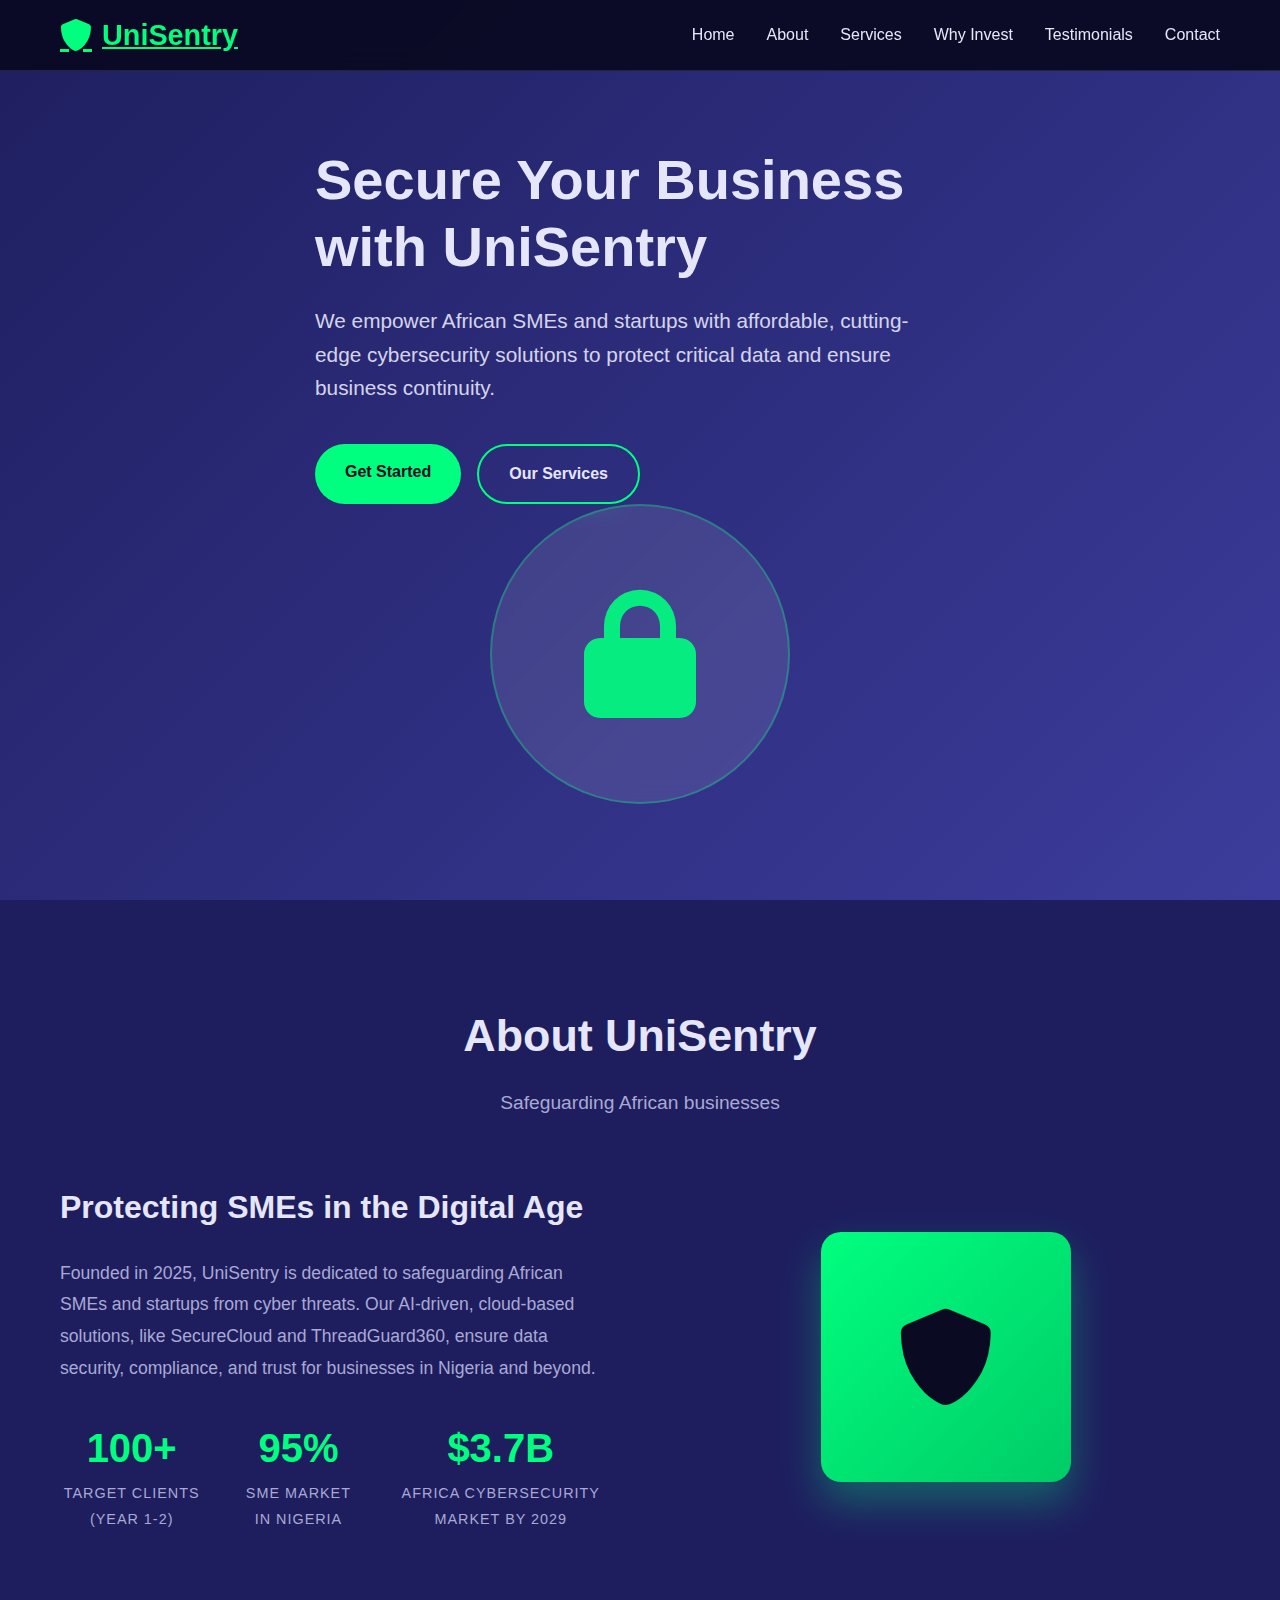
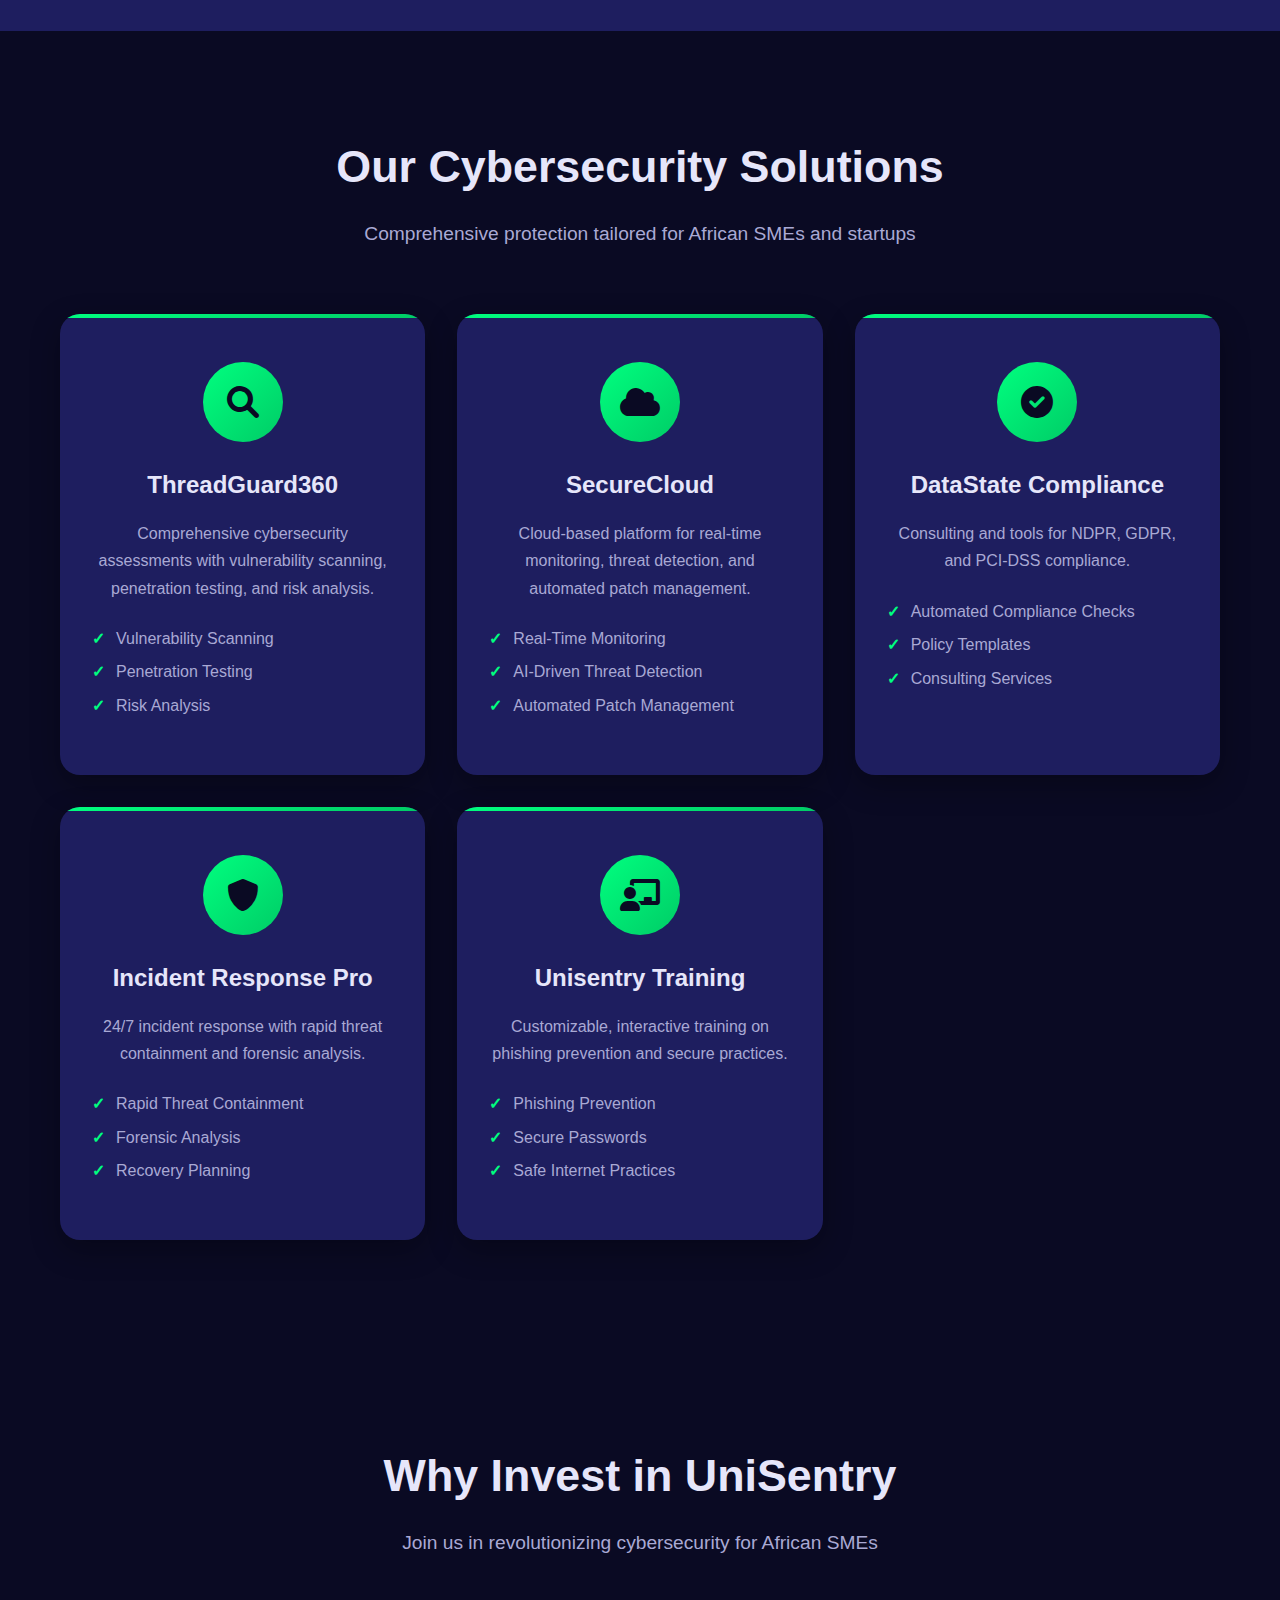
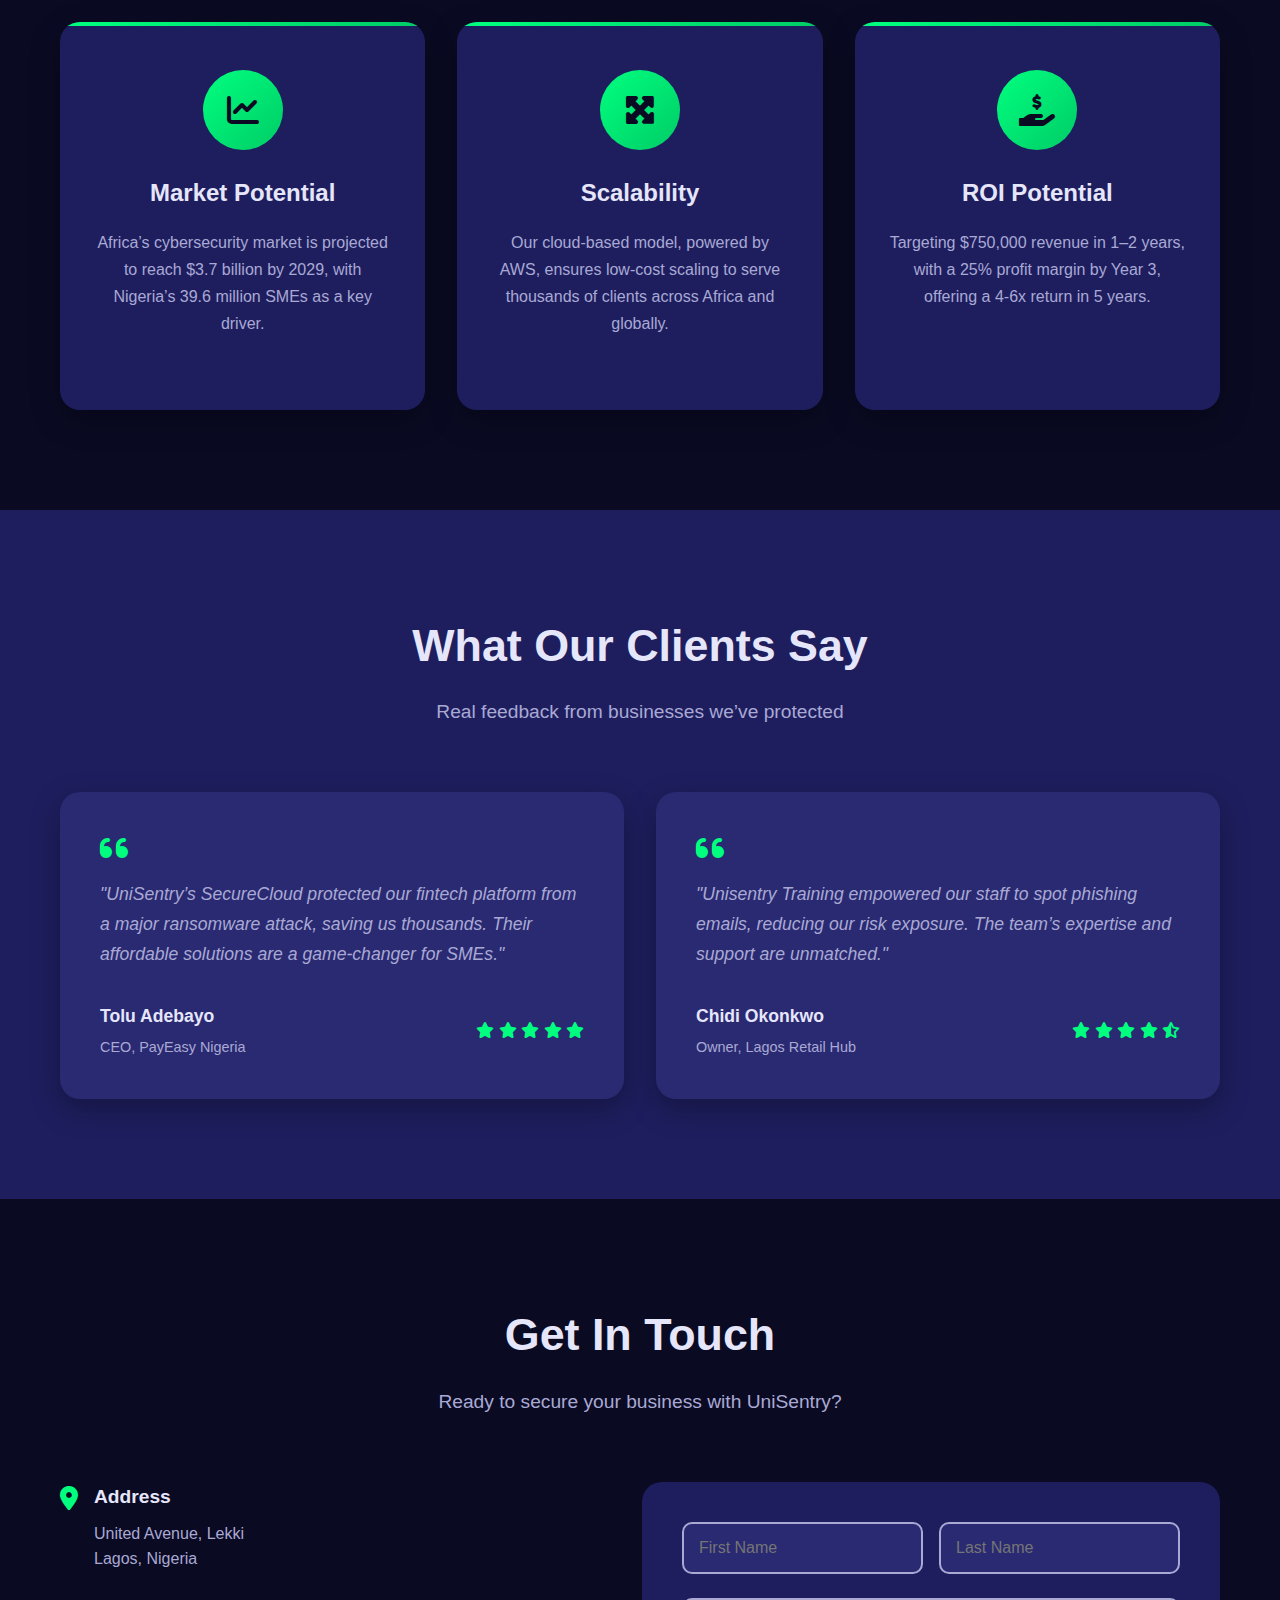
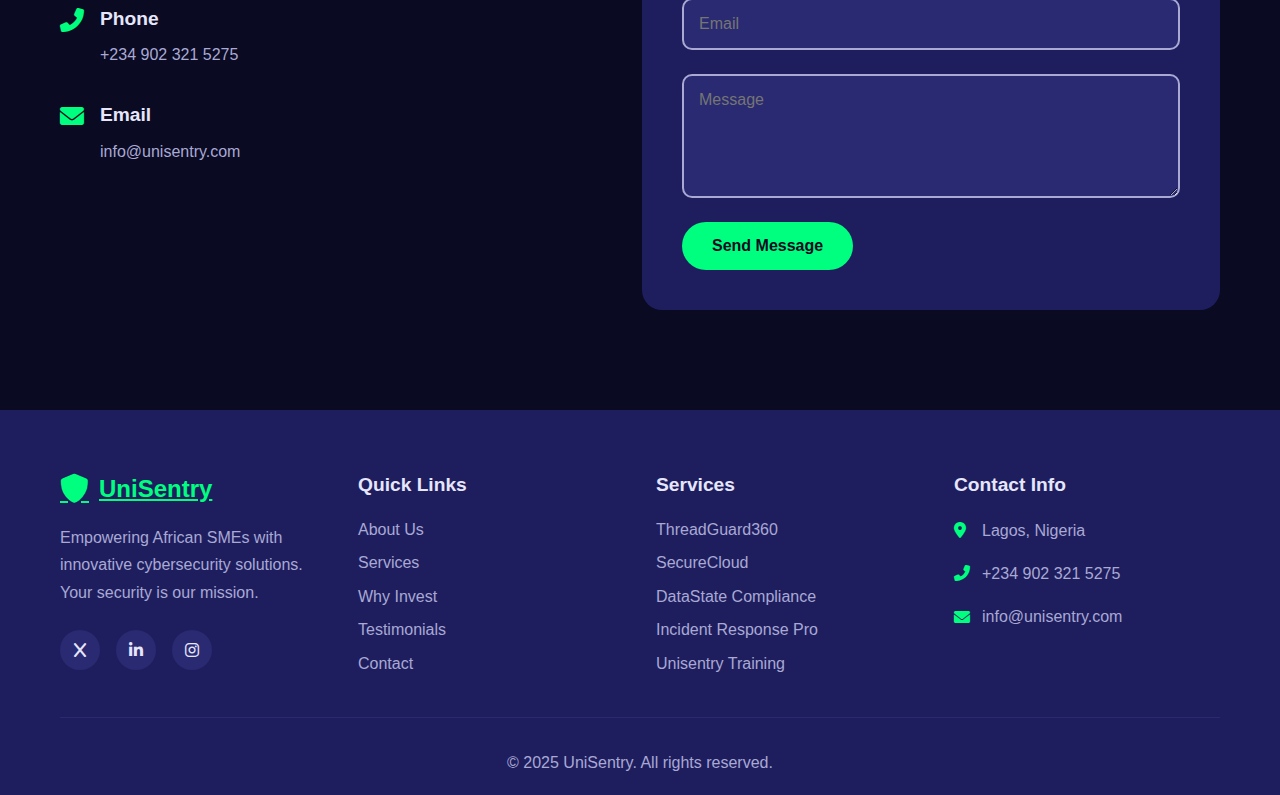
<file: index.html>
<!DOCTYPE html>
<html lang="en">
<head>
    <meta charset="UTF-8">
    <meta name="viewport" content="width=device-width, initial-scale=1.0">
    <title>UniSentry - Cybersecurity for African SMEs</title>
    <link rel="stylesheet" href="smb_website_css.css">
    <link rel="stylesheet" href="https://cdnjs.cloudflare.com/ajax/libs/font-awesome/6.0.0-beta3/css/all.min.css">
</head>
<body>
    <header class="navbar" id="navbar">
        <div class="nav-container container">
            <a href="#" class="nav-logo">
                <i class="fas fa-shield-alt"></i>
                UniSentry
            </a>
            <ul class="nav-menu">
                <li><a href="#home" class="nav-link">Home</a></li>
                <li><a href="#about" class="nav-link">About</a></li>
                <li><a href="#services" class="nav-link">Services</a></li>
                <li><a href="#why-invest" class="nav-link">Why Invest</a></li>
                <li><a href="#testimonials" class="nav-link">Testimonials</a></li>
                <li><a href="#contact" class="nav-link">Contact</a></li>
            </ul>
            <div class="hamburger">
                <span></span>
                <span></span>
                <span></span>
            </div>
        </div>
    </header>

    <section class="hero" id="home">
        <div class="container">
            <div class="hero-content">
                <h1>Secure Your Business with UniSentry</h1>
                <p>We empower African SMEs and startups with affordable, cutting-edge cybersecurity solutions to protect critical data and ensure business continuity.</p>
                <div class="hero-buttons">
                    <a href="#contact" class="btn btn-primary">Get Started</a>
                    <a href="#services" class="btn btn-secondary">Our Services</a>
                </div>
            </div>
            <div class="hero-image">
                <div class="tech-illustration">
                    <i class="fas fa-lock"></i>
                </div>
            </div>
        </div>
    </section>

    <section class="about" id="about">
        <div class="container">
            <div class="section-header">
                <h2>About UniSentry</h2>
                <p>Safeguarding African businesses</p>
            </div>
            <div class="about-content">
                <div class="about-text">
                    <h3>Protecting SMEs in the Digital Age</h3>
                    <p>Founded in 2025, UniSentry is dedicated to safeguarding African SMEs and startups from cyber threats. Our AI-driven, cloud-based solutions, like SecureCloud and ThreadGuard360, ensure data security, compliance, and trust for businesses in Nigeria and beyond.</p>
                    <div class="stats">
                        <div class="stat">
                            <span class="stat-number">100+</span>
                            <span class="stat-label">Target Clients (Year 1-2)</span>
                        </div>
                        <div class="stat">
                            <span class="stat-number">95%</span>
                            <span class="stat-label">SME Market in Nigeria</span>
                        </div>
                        <div class="stat">
                            <span class="stat-number">$3.7B</span>
                            <span class="stat-label">Africa Cybersecurity Market by 2029</span>
                        </div>
                    </div>
                </div>
                <div class="about-image">
                    <div class="team-illustration">
                        <i class="fas fa-shield-alt"></i>
                    </div>
                </div>
            </div>
        </div>
    </section>

    <section class="services" id="services">
        <div class="container">
            <div class="section-header">
                <h2>Our Cybersecurity Solutions</h2>
                <p>Comprehensive protection tailored for African SMEs and startups</p>
            </div>
            <div class="services-grid">
                <div class="service-card">
                    <div class="service-icon">
                        <i class="fas fa-search"></i>
                    </div>
                    <h3>ThreadGuard360</h3>
                    <p>Comprehensive cybersecurity assessments with vulnerability scanning, penetration testing, and risk analysis.</p>
                    <ul>
                        <li>Vulnerability Scanning</li>
                        <li>Penetration Testing</li>
                        <li>Risk Analysis</li>
                    </ul>
                </div>
                <div class="service-card">
                    <div class="service-icon">
                        <i class="fas fa-cloud"></i>
                    </div>
                    <h3>SecureCloud</h3>
                    <p>Cloud-based platform for real-time monitoring, threat detection, and automated patch management.</p>
                    <ul>
                        <li>Real-Time Monitoring</li>
                        <li>AI-Driven Threat Detection</li>
                        <li>Automated Patch Management</li>
                    </ul>
                </div>
                <div class="service-card">
                    <div class="service-icon">
                        <i class="fas fa-check-circle"></i>
                    </div>
                    <h3>DataState Compliance</h3>
                    <p>Consulting and tools for NDPR, GDPR, and PCI-DSS compliance.</p>
                    <ul>
                        <li>Automated Compliance Checks</li>
                        <li>Policy Templates</li>
                        <li>Consulting Services</li>
                    </ul>
                </div>
                <div class="service-card">
                    <div class="service-icon">
                        <i class="fas fa-shield-alt"></i>
                    </div>
                    <h3>Incident Response Pro</h3>
                    <p>24/7 incident response with rapid threat containment and forensic analysis.</p>
                    <ul>
                        <li>Rapid Threat Containment</li>
                        <li>Forensic Analysis</li>
                        <li>Recovery Planning</li>
                    </ul>
                </div>
                <div class="service-card">
                    <div class="service-icon">
                        <i class="fas fa-chalkboard-teacher"></i>
                    </div>
                    <h3>Unisentry Training</h3>
                    <p>Customizable, interactive training on phishing prevention and secure practices.</p>
                    <ul>
                        <li>Phishing Prevention</li>
                        <li>Secure Passwords</li>
                        <li>Safe Internet Practices</li>
                    </ul>
                </div>
            </div>
        </div>
    </section>

    <section class="why-invest" id="why-invest">
        <div class="container">
            <div class="section-header">
                <h2>Why Invest in UniSentry</h2>
                <p>Join us in revolutionizing cybersecurity for African SMEs</p>
            </div>
            <div class="services-grid">
                <div class="service-card">
                    <div class="service-icon">
                        <i class="fas fa-chart-line"></i>
                    </div>
                    <h3>Market Potential</h3>
                    <p>Africa’s cybersecurity market is projected to reach $3.7 billion by 2029, with Nigeria’s 39.6 million SMEs as a key driver.</p>
                </div>
                <div class="service-card">
                    <div class="service-icon">
                        <i class="fas fa-expand-arrows-alt"></i>
                    </div>
                    <h3>Scalability</h3>
                    <p>Our cloud-based model, powered by AWS, ensures low-cost scaling to serve thousands of clients across Africa and globally.</p>
                </div>
                <div class="service-card">
                    <div class="service-icon">
                        <i class="fas fa-hand-holding-usd"></i>
                    </div>
                    <h3>ROI Potential</h3>
                    <p>Targeting $750,000 revenue in 1–2 years, with a 25% profit margin by Year 3, offering a 4-6x return in 5 years.</p>
                </div>
            </div>
        </div>
    </section>

    <section class="testimonials" id="testimonials">
        <div class="container">
            <div class="section-header">
                <h2>What Our Clients Say</h2>
                <p>Real feedback from businesses we’ve protected</p>
            </div>
            <div class="testimonials-grid">
                <div class="testimonial-card">
                    <div class="testimonial-content">
                        <i class="fas fa-quote-left"></i>
                        <p>"UniSentry’s SecureCloud protected our fintech platform from a major ransomware attack, saving us thousands. Their affordable solutions are a game-changer for SMEs."</p>
                    </div>
                    <div class="testimonial-author">
                        <div class="author-info">
                            <h4>Tolu Adebayo</h4>
                            <span>CEO, PayEasy Nigeria</span>
                        </div>
                        <div class="rating">
                            <i class="fas fa-star"></i>
                            <i class="fas fa-star"></i>
                            <i class="fas fa-star"></i>
                            <i class="fas fa-star"></i>
                            <i class="fas fa-star"></i>
                        </div>
                    </div>
                </div>
                <div class="testimonial-card">
                    <div class="testimonial-content">
                        <i class="fas fa-quote-left"></i>
                        <p>"Unisentry Training empowered our staff to spot phishing emails, reducing our risk exposure. The team’s expertise and support are unmatched."</p>
                    </div>
                    <div class="testimonial-author">
                        <div class="author-info">
                            <h4>Chidi Okonkwo</h4>
                            <span>Owner, Lagos Retail Hub</span>
                        </div>
                        <div class="rating">
                            <i class="fas fa-star"></i>
                            <i class="fas fa-star"></i>
                            <i class="fas fa-star"></i>
                            <i class="fas fa-star"></i>
                            <i class="fas fa-star-half-alt"></i>
                        </div>
                    </div>
                </div>
            </div>
        </div>
    </section>

    <section class="contact" id="contact">
        <div class="container">
            <div class="section-header">
                <h2>Get In Touch</h2>
                <p>Ready to secure your business with UniSentry?</p>
            </div>
            <div class="contact-content">
                <div class="contact-info">
                    <div class="contact-item">
                        <i class="fas fa-map-marker-alt"></i>
                        <div>
                            <h3>Address</h3>
                            <p> United Avenue, Lekki<br>Lagos, Nigeria</p>
                        </div>
                    </div>
                    <div class="contact-item">
                        <i class="fas fa-phone-alt"></i>
                        <div>
                            <h3>Phone</h3>
                            <p>+234 902 321 5275</p>
                        </div>
                    </div>
                    <div class="contact-item">
                        <i class="fas fa-envelope"></i>
                        <div>
                            <h3>Email</h3>
                            <p>info@unisentry.com</p>
                        </div>
                    </div>
                </div>
                <div class="contact-form">
                    <div class="form-group">
                        <input type="text" placeholder="First Name" required>
                        <input type="text" placeholder="Last Name" required>
                    </div>
                    <div class="form-group">
                        <input type="email" placeholder="Email" required>
                    </div>
                    <div class="form-group">
                        <textarea placeholder="Message" rows="5" required></textarea>
                    </div>
                    <button class="btn btn-primary">Send Message</button>
                </div>
            </div>
        </div>
    </section>

    <footer class="footer">
        <div class="container">
            <div class="footer-content">
                <div class="footer-section">
                    <a href="#" class="footer-logo">
                        <i class="fas fa-shield-alt"></i>
                        UniSentry
                    </a>
                    <p>Empowering African SMEs with innovative cybersecurity solutions. Your security is our mission.</p>
                    <div class="social-links">
                        <a href="#"><i class="fab fa-x"></i></a>
                        <a href="#"><i class="fab fa-linkedin-in"></i></a>
                        <a href="#"><i class="fab fa-instagram"></i></a>
                    </div>
                </div>
                <div class="footer-section">
                    <h3>Quick Links</h3>
                    <ul>
                        <li><a href="#about">About Us</a></li>
                        <li><a href="#services">Services</a></li>
                        <li><a href="#why-invest">Why Invest</a></li>
                        <li><a href="#testimonials">Testimonials</a></li>
                        <li><a href="#contact">Contact</a></li>
                    </ul>
                </div>
                <div class="footer-section">
                    <h3>Services</h3>
                    <ul>
                        <li><a href="#services">ThreadGuard360</a></li>
                        <li><a href="#services">SecureCloud</a></li>
                        <li><a href="#services">DataState Compliance</a></li>
                        <li><a href="#services">Incident Response Pro</a></li>
                        <li><a href="#services">Unisentry Training</a></li>
                    </ul>
                </div>
                <div class="footer-section">
                    <h3>Contact Info</h3>
                    <div class="contact-info-footer">
                        <p><i class="fas fa-map-marker-alt"></i> Lagos, Nigeria</p>
                        <p><i class="fas fa-phone-alt"></i> +234 902 321 5275</p>
                        <p><i class="fas fa-envelope"></i> info@unisentry.com</p>
                    </div>
                </div>
            </div>
            <div class="footer-bottom">
                <p>&copy; 2025 UniSentry. All rights reserved.</p>
            </div>
        </div>
    </footer>

    <script>
        const hamburger = document.querySelector('.hamburger');
        const navMenu = document.querySelector('.nav-menu');
        const navbar = document.querySelector('.navbar');

        hamburger.addEventListener('click', () => {
            hamburger.classList.toggle('active');
            navMenu.classList.toggle('active');
        });

        window.addEventListener('scroll', () => {
            if (window.scrollY > 50) {
                navbar.classList.add('scrolled');
            } else {
                navbar.classList.remove('scrolled');
            }
        });
    </script>
</body>
</html>
</file>
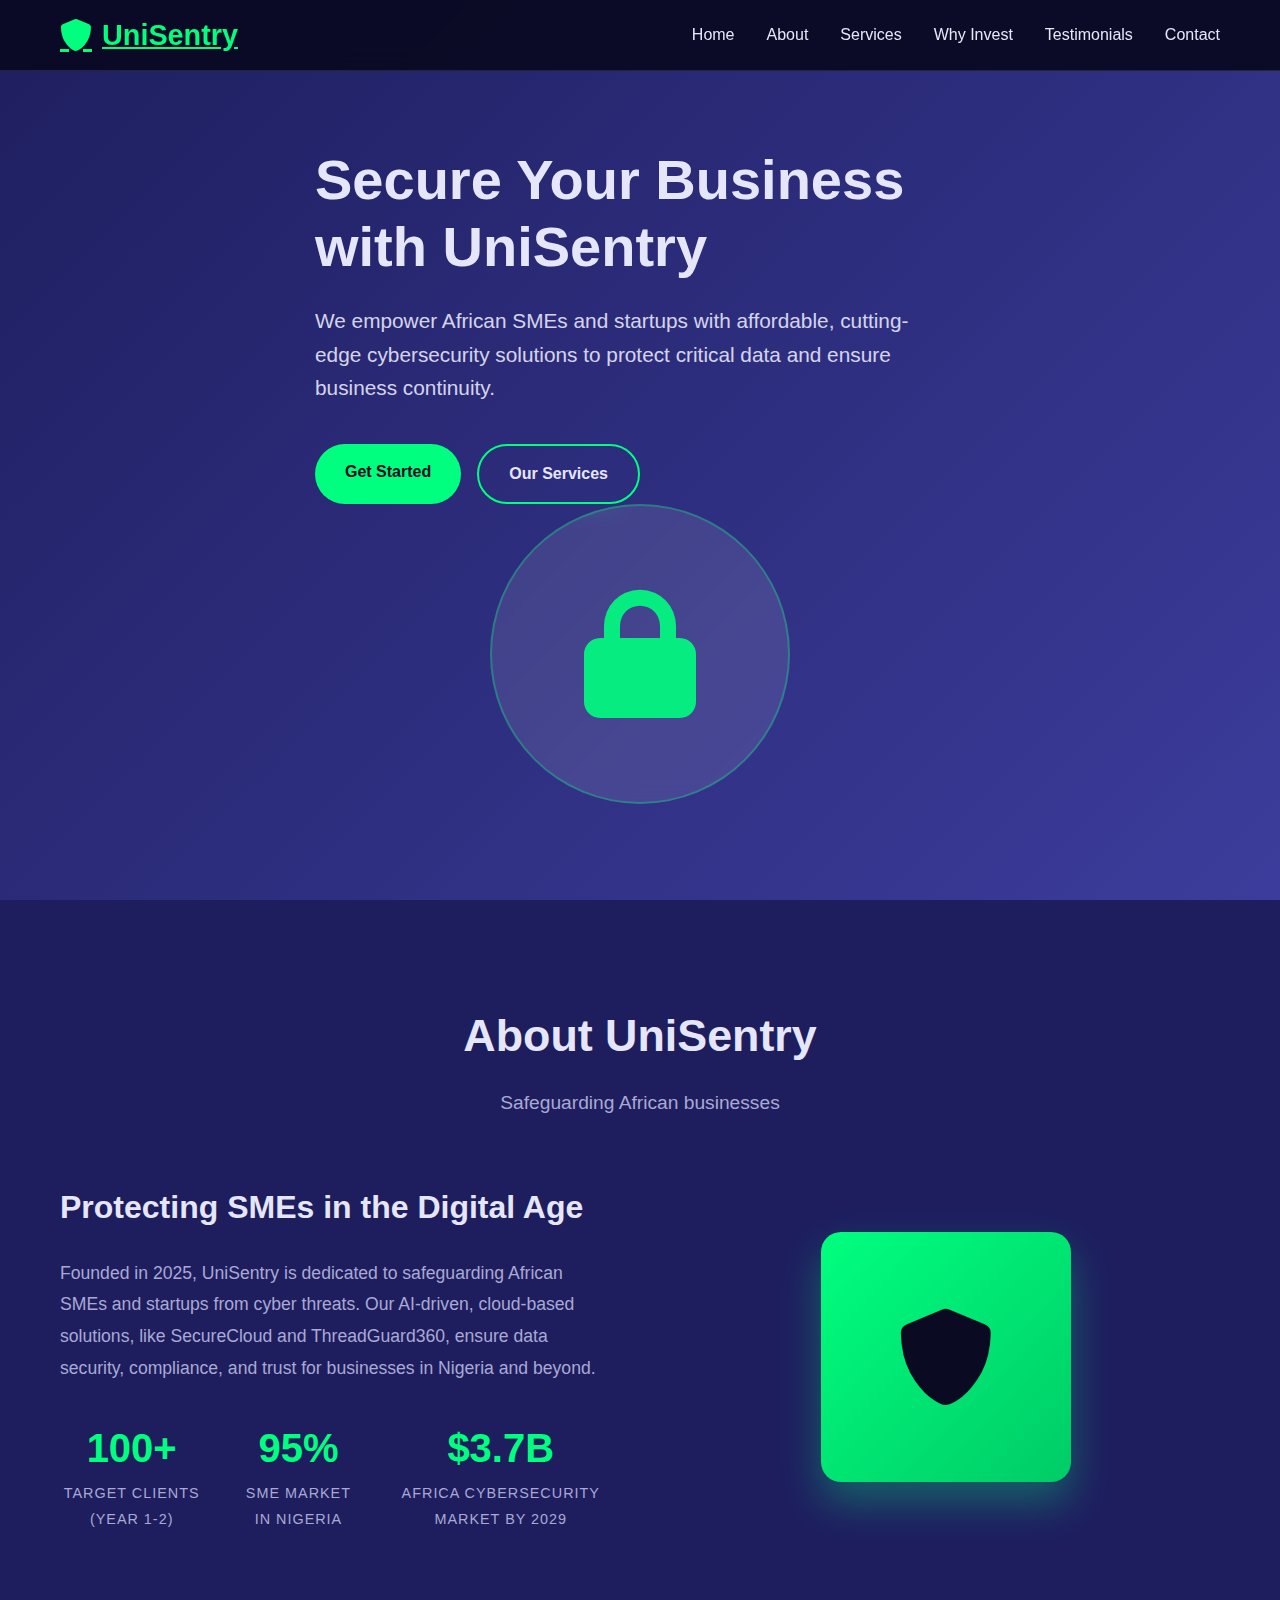
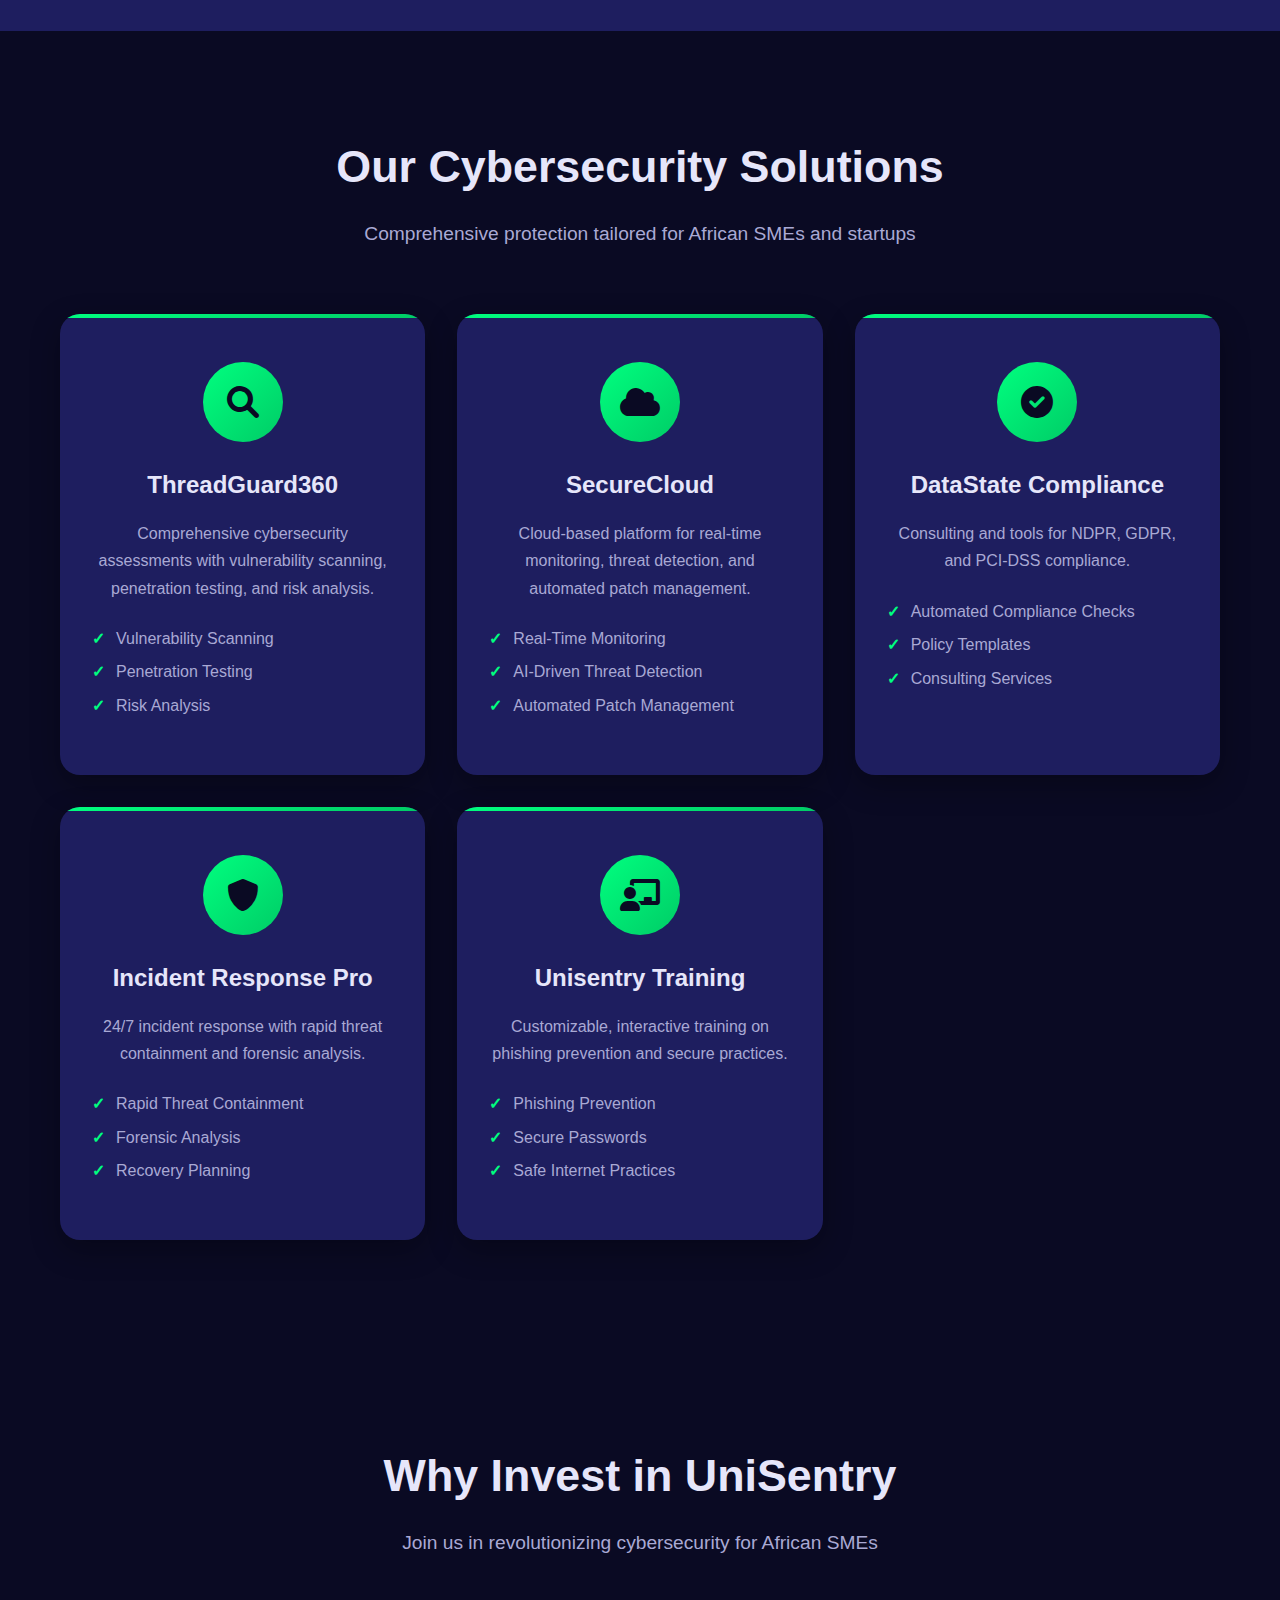
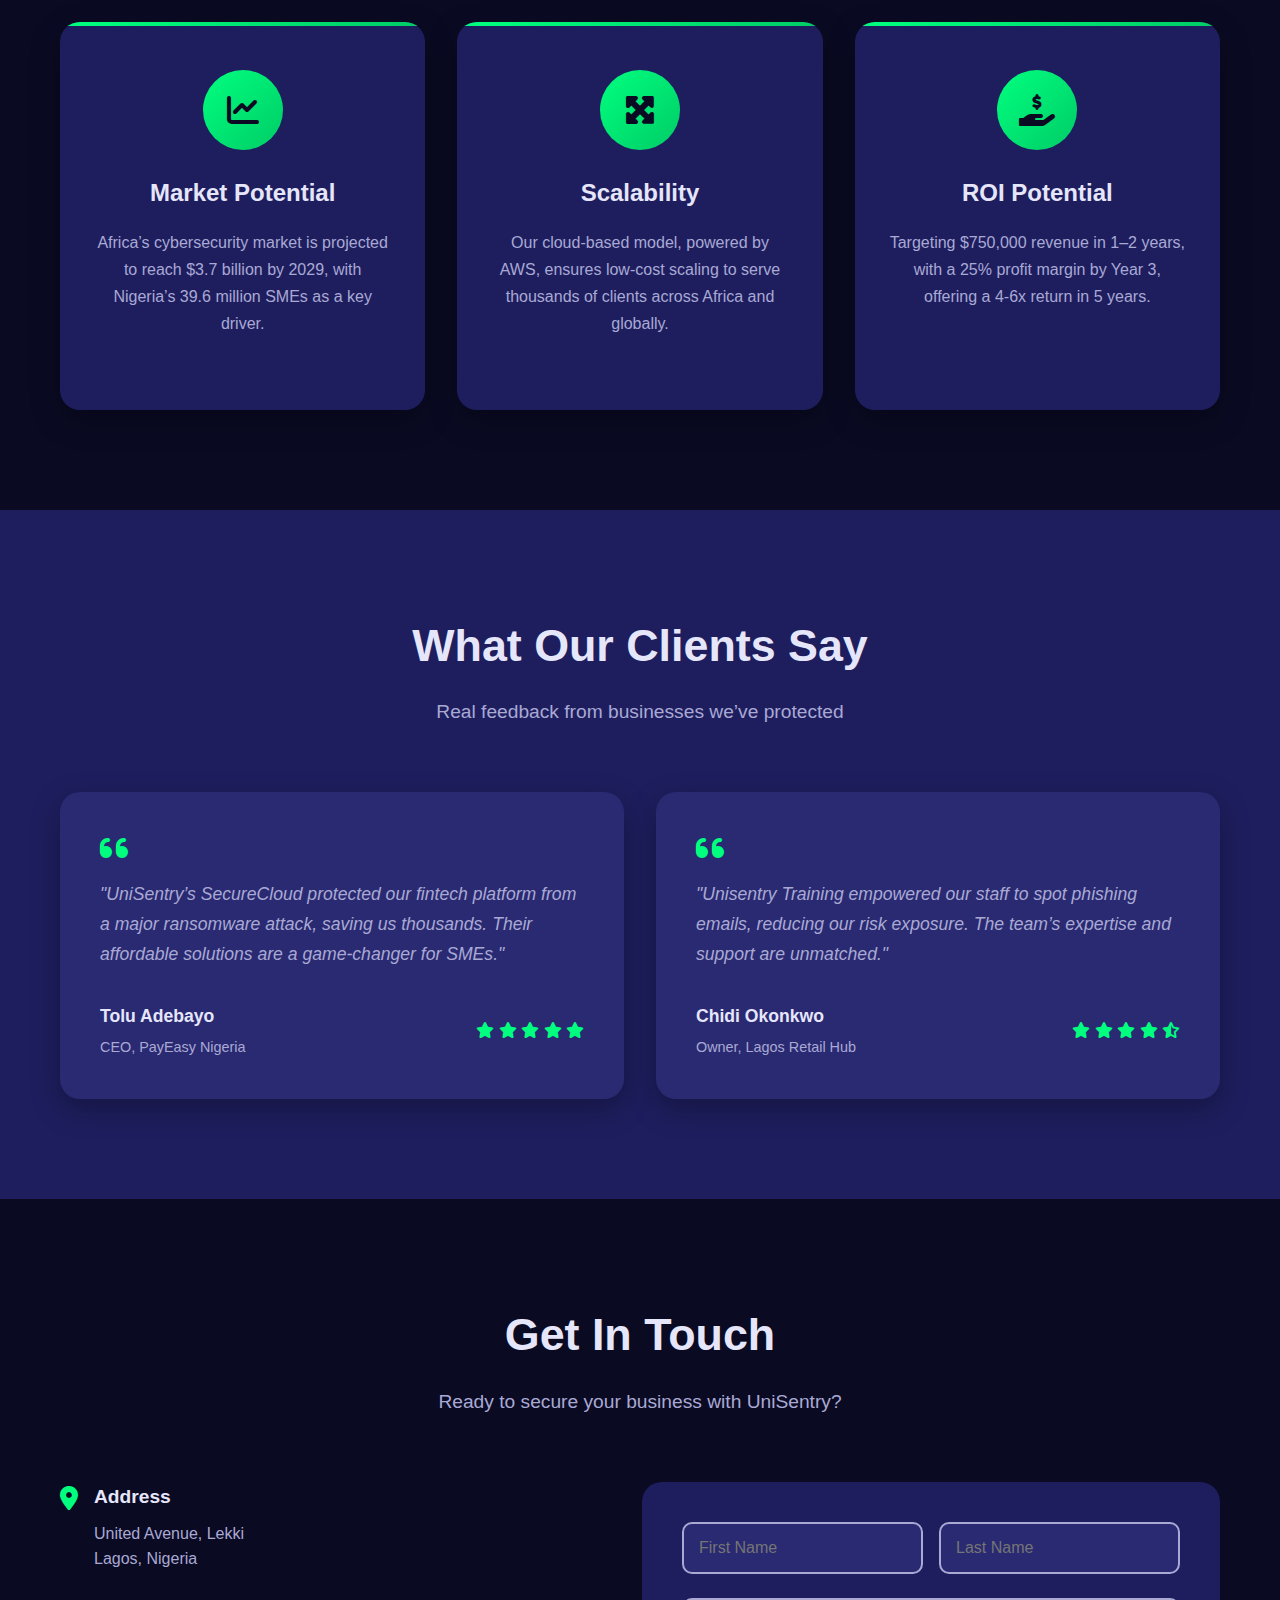
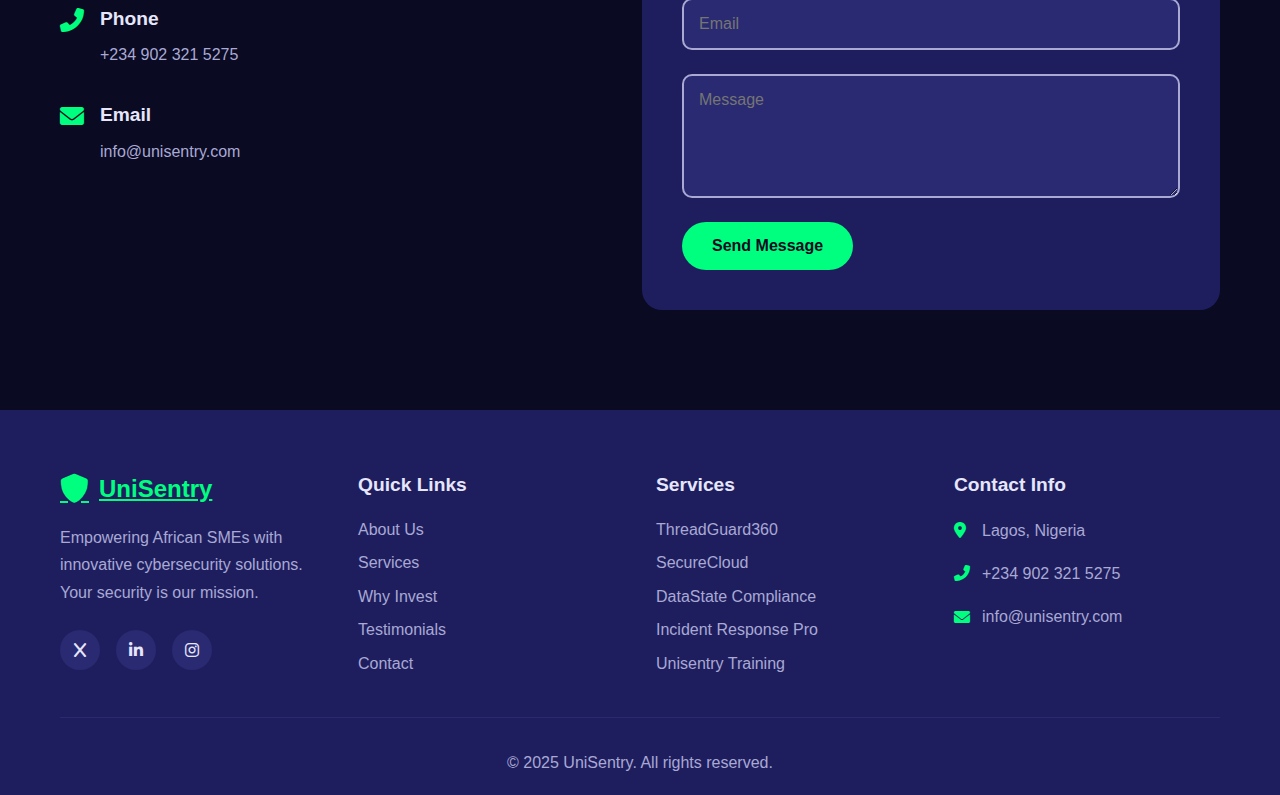
<file: smb_website_template.html>
<!DOCTYPE html>
<html lang="en">
<head>
    <meta charset="UTF-8">
    <meta name="viewport" content="width=device-width, initial-scale=1.0">
    <title>UniSentry - Cybersecurity for African SMEs</title>
    <link rel="stylesheet" href="smb_website_css.css">
    <link rel="stylesheet" href="https://cdnjs.cloudflare.com/ajax/libs/font-awesome/6.0.0-beta3/css/all.min.css">
</head>
<body>
    <header class="navbar" id="navbar">
        <div class="nav-container container">
            <a href="#" class="nav-logo">
                <i class="fas fa-shield-alt"></i>
                UniSentry
            </a>
            <ul class="nav-menu">
                <li><a href="#home" class="nav-link">Home</a></li>
                <li><a href="#about" class="nav-link">About</a></li>
                <li><a href="#services" class="nav-link">Services</a></li>
                <li><a href="#why-invest" class="nav-link">Why Invest</a></li>
                <li><a href="#testimonials" class="nav-link">Testimonials</a></li>
                <li><a href="#contact" class="nav-link">Contact</a></li>
            </ul>
            <div class="hamburger">
                <span></span>
                <span></span>
                <span></span>
            </div>
        </div>
    </header>

    <section class="hero" id="home">
        <div class="container">
            <div class="hero-content">
                <h1>Secure Your Business with UniSentry</h1>
                <p>We empower African SMEs and startups with affordable, cutting-edge cybersecurity solutions to protect critical data and ensure business continuity.</p>
                <div class="hero-buttons">
                    <a href="#contact" class="btn btn-primary">Get Started</a>
                    <a href="#services" class="btn btn-secondary">Our Services</a>
                </div>
            </div>
            <div class="hero-image">
                <div class="tech-illustration">
                    <i class="fas fa-lock"></i>
                </div>
            </div>
        </div>
    </section>

    <section class="about" id="about">
        <div class="container">
            <div class="section-header">
                <h2>About UniSentry</h2>
                <p>Safeguarding African businesses</p>
            </div>
            <div class="about-content">
                <div class="about-text">
                    <h3>Protecting SMEs in the Digital Age</h3>
                    <p>Founded in 2025, UniSentry is dedicated to safeguarding African SMEs and startups from cyber threats. Our AI-driven, cloud-based solutions, like SecureCloud and ThreadGuard360, ensure data security, compliance, and trust for businesses in Nigeria and beyond.</p>
                    <div class="stats">
                        <div class="stat">
                            <span class="stat-number">100+</span>
                            <span class="stat-label">Target Clients (Year 1-2)</span>
                        </div>
                        <div class="stat">
                            <span class="stat-number">95%</span>
                            <span class="stat-label">SME Market in Nigeria</span>
                        </div>
                        <div class="stat">
                            <span class="stat-number">$3.7B</span>
                            <span class="stat-label">Africa Cybersecurity Market by 2029</span>
                        </div>
                    </div>
                </div>
                <div class="about-image">
                    <div class="team-illustration">
                        <i class="fas fa-shield-alt"></i>
                    </div>
                </div>
            </div>
        </div>
    </section>

    <section class="services" id="services">
        <div class="container">
            <div class="section-header">
                <h2>Our Cybersecurity Solutions</h2>
                <p>Comprehensive protection tailored for African SMEs and startups</p>
            </div>
            <div class="services-grid">
                <div class="service-card">
                    <div class="service-icon">
                        <i class="fas fa-search"></i>
                    </div>
                    <h3>ThreadGuard360</h3>
                    <p>Comprehensive cybersecurity assessments with vulnerability scanning, penetration testing, and risk analysis.</p>
                    <ul>
                        <li>Vulnerability Scanning</li>
                        <li>Penetration Testing</li>
                        <li>Risk Analysis</li>
                    </ul>
                </div>
                <div class="service-card">
                    <div class="service-icon">
                        <i class="fas fa-cloud"></i>
                    </div>
                    <h3>SecureCloud</h3>
                    <p>Cloud-based platform for real-time monitoring, threat detection, and automated patch management.</p>
                    <ul>
                        <li>Real-Time Monitoring</li>
                        <li>AI-Driven Threat Detection</li>
                        <li>Automated Patch Management</li>
                    </ul>
                </div>
                <div class="service-card">
                    <div class="service-icon">
                        <i class="fas fa-check-circle"></i>
                    </div>
                    <h3>DataState Compliance</h3>
                    <p>Consulting and tools for NDPR, GDPR, and PCI-DSS compliance.</p>
                    <ul>
                        <li>Automated Compliance Checks</li>
                        <li>Policy Templates</li>
                        <li>Consulting Services</li>
                    </ul>
                </div>
                <div class="service-card">
                    <div class="service-icon">
                        <i class="fas fa-shield-alt"></i>
                    </div>
                    <h3>Incident Response Pro</h3>
                    <p>24/7 incident response with rapid threat containment and forensic analysis.</p>
                    <ul>
                        <li>Rapid Threat Containment</li>
                        <li>Forensic Analysis</li>
                        <li>Recovery Planning</li>
                    </ul>
                </div>
                <div class="service-card">
                    <div class="service-icon">
                        <i class="fas fa-chalkboard-teacher"></i>
                    </div>
                    <h3>Unisentry Training</h3>
                    <p>Customizable, interactive training on phishing prevention and secure practices.</p>
                    <ul>
                        <li>Phishing Prevention</li>
                        <li>Secure Passwords</li>
                        <li>Safe Internet Practices</li>
                    </ul>
                </div>
            </div>
        </div>
    </section>

    <section class="why-invest" id="why-invest">
        <div class="container">
            <div class="section-header">
                <h2>Why Invest in UniSentry</h2>
                <p>Join us in revolutionizing cybersecurity for African SMEs</p>
            </div>
            <div class="services-grid">
                <div class="service-card">
                    <div class="service-icon">
                        <i class="fas fa-chart-line"></i>
                    </div>
                    <h3>Market Potential</h3>
                    <p>Africa’s cybersecurity market is projected to reach $3.7 billion by 2029, with Nigeria’s 39.6 million SMEs as a key driver.</p>
                </div>
                <div class="service-card">
                    <div class="service-icon">
                        <i class="fas fa-expand-arrows-alt"></i>
                    </div>
                    <h3>Scalability</h3>
                    <p>Our cloud-based model, powered by AWS, ensures low-cost scaling to serve thousands of clients across Africa and globally.</p>
                </div>
                <div class="service-card">
                    <div class="service-icon">
                        <i class="fas fa-hand-holding-usd"></i>
                    </div>
                    <h3>ROI Potential</h3>
                    <p>Targeting $750,000 revenue in 1–2 years, with a 25% profit margin by Year 3, offering a 4-6x return in 5 years.</p>
                </div>
            </div>
        </div>
    </section>

    <section class="testimonials" id="testimonials">
        <div class="container">
            <div class="section-header">
                <h2>What Our Clients Say</h2>
                <p>Real feedback from businesses we’ve protected</p>
            </div>
            <div class="testimonials-grid">
                <div class="testimonial-card">
                    <div class="testimonial-content">
                        <i class="fas fa-quote-left"></i>
                        <p>"UniSentry’s SecureCloud protected our fintech platform from a major ransomware attack, saving us thousands. Their affordable solutions are a game-changer for SMEs."</p>
                    </div>
                    <div class="testimonial-author">
                        <div class="author-info">
                            <h4>Tolu Adebayo</h4>
                            <span>CEO, PayEasy Nigeria</span>
                        </div>
                        <div class="rating">
                            <i class="fas fa-star"></i>
                            <i class="fas fa-star"></i>
                            <i class="fas fa-star"></i>
                            <i class="fas fa-star"></i>
                            <i class="fas fa-star"></i>
                        </div>
                    </div>
                </div>
                <div class="testimonial-card">
                    <div class="testimonial-content">
                        <i class="fas fa-quote-left"></i>
                        <p>"Unisentry Training empowered our staff to spot phishing emails, reducing our risk exposure. The team’s expertise and support are unmatched."</p>
                    </div>
                    <div class="testimonial-author">
                        <div class="author-info">
                            <h4>Chidi Okonkwo</h4>
                            <span>Owner, Lagos Retail Hub</span>
                        </div>
                        <div class="rating">
                            <i class="fas fa-star"></i>
                            <i class="fas fa-star"></i>
                            <i class="fas fa-star"></i>
                            <i class="fas fa-star"></i>
                            <i class="fas fa-star-half-alt"></i>
                        </div>
                    </div>
                </div>
            </div>
        </div>
    </section>

    <section class="contact" id="contact">
        <div class="container">
            <div class="section-header">
                <h2>Get In Touch</h2>
                <p>Ready to secure your business with UniSentry?</p>
            </div>
            <div class="contact-content">
                <div class="contact-info">
                    <div class="contact-item">
                        <i class="fas fa-map-marker-alt"></i>
                        <div>
                            <h3>Address</h3>
                            <p> United Avenue, Lekki<br>Lagos, Nigeria</p>
                        </div>
                    </div>
                    <div class="contact-item">
                        <i class="fas fa-phone-alt"></i>
                        <div>
                            <h3>Phone</h3>
                            <p>+234 902 321 5275</p>
                        </div>
                    </div>
                    <div class="contact-item">
                        <i class="fas fa-envelope"></i>
                        <div>
                            <h3>Email</h3>
                            <p>info@unisentry.com</p>
                        </div>
                    </div>
                </div>
                <div class="contact-form">
                    <div class="form-group">
                        <input type="text" placeholder="First Name" required>
                        <input type="text" placeholder="Last Name" required>
                    </div>
                    <div class="form-group">
                        <input type="email" placeholder="Email" required>
                    </div>
                    <div class="form-group">
                        <textarea placeholder="Message" rows="5" required></textarea>
                    </div>
                    <button class="btn btn-primary">Send Message</button>
                </div>
            </div>
        </div>
    </section>

    <footer class="footer">
        <div class="container">
            <div class="footer-content">
                <div class="footer-section">
                    <a href="#" class="footer-logo">
                        <i class="fas fa-shield-alt"></i>
                        UniSentry
                    </a>
                    <p>Empowering African SMEs with innovative cybersecurity solutions. Your security is our mission.</p>
                    <div class="social-links">
                        <a href="#"><i class="fab fa-x"></i></a>
                        <a href="#"><i class="fab fa-linkedin-in"></i></a>
                        <a href="#"><i class="fab fa-instagram"></i></a>
                    </div>
                </div>
                <div class="footer-section">
                    <h3>Quick Links</h3>
                    <ul>
                        <li><a href="#about">About Us</a></li>
                        <li><a href="#services">Services</a></li>
                        <li><a href="#why-invest">Why Invest</a></li>
                        <li><a href="#testimonials">Testimonials</a></li>
                        <li><a href="#contact">Contact</a></li>
                    </ul>
                </div>
                <div class="footer-section">
                    <h3>Services</h3>
                    <ul>
                        <li><a href="#services">ThreadGuard360</a></li>
                        <li><a href="#services">SecureCloud</a></li>
                        <li><a href="#services">DataState Compliance</a></li>
                        <li><a href="#services">Incident Response Pro</a></li>
                        <li><a href="#services">Unisentry Training</a></li>
                    </ul>
                </div>
                <div class="footer-section">
                    <h3>Contact Info</h3>
                    <div class="contact-info-footer">
                        <p><i class="fas fa-map-marker-alt"></i> Lagos, Nigeria</p>
                        <p><i class="fas fa-phone-alt"></i> +234 902 321 5275</p>
                        <p><i class="fas fa-envelope"></i> info@unisentry.com</p>
                    </div>
                </div>
            </div>
            <div class="footer-bottom">
                <p>&copy; 2025 UniSentry. All rights reserved.</p>
            </div>
        </div>
    </footer>

    <script>
        const hamburger = document.querySelector('.hamburger');
        const navMenu = document.querySelector('.nav-menu');
        const navbar = document.querySelector('.navbar');

        hamburger.addEventListener('click', () => {
            hamburger.classList.toggle('active');
            navMenu.classList.toggle('active');
        });

        window.addEventListener('scroll', () => {
            if (window.scrollY > 50) {
                navbar.classList.add('scrolled');
            } else {
                navbar.classList.remove('scrolled');
            }
        });
    </script>
</body>
</html>
</file>
<file: smb_website_css.css>
/* Reset and Base Styles */
* {
    margin: 0;
    padding: 0;
    box-sizing: border-box;
}

body {
    font-family: 'Segoe UI', Tahoma, Geneva, Verdana, sans-serif;
    line-height: 1.6;
    color: #e6e6fa;
    overflow-x: hidden;
    background-color: #0a0a23;
}

.container {
    max-width: 1200px;
    margin: 0 auto;
    padding: 0 20px;
}

/* Navigation */
.navbar {
    position: fixed;
    top: 0;
    width: 100%;
    background: rgba(10, 10, 35, 0.95);
    backdrop-filter: blur(10px);
    z-index: 1000;
    transition: all 0.3s ease;
    border-bottom: 1px solid rgba(255, 255, 255, 0.1);
}

.navbar.scrolled {
    background: rgba(10, 10, 35, 0.98);
    box-shadow: 0 2px 20px rgba(0, 0, 0, 0.3);
}

.nav-container {
    max-width: 1200px;
    margin: 0 auto;
    padding: 0 20px;
    display: flex;
    justify-content: space-between;
    align-items: center;
    height: 70px;
}

.nav-logo {
    display: flex;
    align-items: center;
    font-size: 1.8rem;
    font-weight: bold;
    color: #00ff7f;
}

.nav-logo i {
    margin-right: 10px;
    font-size: 2rem;
}

.nav-menu {
    display: flex;
    list-style: none;
    gap: 2rem;
}

.nav-link {
    text-decoration: none;
    color: #e6e6fa;
    font-weight: 500;
    transition: color 0.3s ease;
    position: relative;
}

.nav-link:hover {
    color: #00ff7f;
}

.nav-link::after {
    content: '';
    position: absolute;
    width: 0;
    height: 2px;
    bottom: -5px;
    left: 0;
    background-color: #00ff7f;
    transition: width 0.3s ease;
}

.nav-link:hover::after {
    width: 100%;
}

.hamburger {
    display: none;
    flex-direction: column;
    cursor: pointer;
}

.hamburger span {
    width: 25px;
    height: 3px;
    background: #e6e6fa;
    margin: 3px 0;
    transition: 0.3s;
}

/* Hero Section */
.hero {
    min-height: 100vh;
    display: flex;
    align-items: center;
    background: linear-gradient(135deg, #1e1e5f 0%, #3c3c9c 100%), url('data:image/svg+xml;utf8,<svg xmlns="http://www.w3.org/2000/svg" viewBox="0 0 200 200"><path fill="%232563eb" d="M100 20a80 80 0 0 0-80 80c0 44.2 35.8 80 80 80s80-35.8 80-80-35.8-80-80-80zm0 120a40 40 0 1 1 0-80 40 40 0 0 1 0 80z"/></svg>') repeat;
    color: #e6e6fa;
    padding: 100px 20px 50px;
}

.hero-content {
    flex: 1;
    max-width: 600px;
    margin-right: 50px;
}

.hero h1 {
    font-size: 3.5rem;
    font-weight: 700;
    margin-bottom: 1.5rem;
    line-height: 1.2;
}

.hero p {
    font-size: 1.3rem;
    margin-bottom: 2.5rem;
    opacity: 0.9;
}

.hero-buttons {
    display: flex;
    gap: 1rem;
    flex-wrap: wrap;
}

.btn {
    padding: 15px 30px;
    text-decoration: none;
    border-radius: 50px;
    font-weight: 600;
    transition: all 0.3s ease;
    display: inline-block;
    text-align: center;
    cursor: pointer;
    border: none;
    font-size: 1rem;
}

.btn-primary {
    background: #00ff7f;
    color: #0a0a23;
}

.btn-primary:hover {
    background: #00cc66;
    transform: translateY(-2px);
    box-shadow: 0 10px 25px rgba(0, 255, 127, 0.4);
}

.btn-secondary {
    background: transparent;
    color: #e6e6fa;
    border: 2px solid #00ff7f;
}

.btn-secondary:hover {
    background: #00ff7f;
    color: #0a0a23;
    transform: translateY(-2px);
}

.hero-image {
    flex: 1;
    display: flex;
    justify-content: center;
    align-items: center;
}

.tech-illustration {
    width: 300px;
    height: 300px;
    border-radius: 50%;
    background: rgba(255, 255, 255, 0.1);
    display: flex;
    align-items: center;
    justify-content: center;
    backdrop-filter: blur(10px);
    border: 2px solid rgba(0, 255, 127, 0.3);
    animation: pulse 2s infinite;
}

@keyframes pulse {
    0% { transform: scale(1); }
    50% { transform: scale(1.05); }
    100% { transform: scale(1); }
}

.tech-illustration i {
    font-size: 8rem;
    color: #00ff7f;
    opacity: 0.9;
}

/* Section Headers */
.section-header {
    text-align: center;
    margin-bottom: 4rem;
}

.section-header h2 {
    font-size: 2.8rem;
    font-weight: 700;
    color: #e6e6fa;
    margin-bottom: 1rem;
}

.section-header p {
    font-size: 1.2rem;
    color: #a9a9d4;
    max-width: 600px;
    margin: 0 auto;
}

/* About Section */
.about {
    padding: 100px 0;
    background: #1e1e5f;
}

.about-content {
    display: grid;
    grid-template-columns: 1fr 1fr;
    gap: 4rem;
    align-items: center;
}

.about-text h3 {
    font-size: 2rem;
    color: #e6e6fa;
    margin-bottom: 1.5rem;
}

.about-text p {
    font-size: 1.1rem;
    color: #a9a9d4;
    margin-bottom: 2rem;
    line-height: 1.8;
}

.stats {
    display: flex;
    gap: 2rem;
}

.stat {
    text-align: center;
}

.stat-number {
    display: block;
    font-size: 2.5rem;
    font-weight: bold;
    color: #00ff7f;
}

.stat-label {
    font-size: 0.9rem;
    color: #a9a9d4;
    text-transform: uppercase;
    letter-spacing: 1px;
}

.about-image {
    display: flex;
    justify-content: center;
}

.team-illustration {
    width: 250px;
    height: 250px;
    border-radius: 20px;
    background: linear-gradient(135deg, #00ff7f, #00cc66);
    display: flex;
    align-items: center;
    justify-content: center;
    color: #0a0a23;
    box-shadow: 0 20px 40px rgba(0, 255, 127, 0.3);
}

.team-illustration i {
    font-size: 6rem;
}

/* Services and Why Invest Sections */
.services, .why-invest {
    padding: 100px 0;
    background: #0a0a23;
}

.services-grid {
    display: grid;
    grid-template-columns: repeat(auto-fit, minmax(300px, 1fr));
    gap: 2rem;
}

.service-card {
    background: #1e1e5f;
    padding: 3rem 2rem;
    border-radius: 20px;
    text-align: center;
    box-shadow: 0 10px 30px rgba(0, 0, 0, 0.3);
    transition: all 0.3s ease;
    position: relative;
    overflow: hidden;
}

.service-card::before {
    content: '';
    position: absolute;
    top: 0;
    left: 0;
    width: 100%;
    height: 4px;
    background: linear-gradient(90deg, #00ff7f, #00cc66);
}

.service-card:hover {
    transform: translateY(-10px);
    box-shadow: 0 20px 40px rgba(0, 255, 127, 0.4);
}

.service-icon {
    width: 80px;
    height: 80px;
    margin: 0 auto 1.5rem;
    background: linear-gradient(135deg, #00ff7f, #00cc66);
    border-radius: 50%;
    display: flex;
    align-items: center;
    justify-content: center;
    color: #0a0a23;
}

.service-icon i {
    font-size: 2rem;
}

.service-card h3 {
    font-size: 1.5rem;
    color: #e6e6fa;
    margin-bottom: 1rem;
}

.service-card p {
    color: #a9a9d4;
    margin-bottom: 1.5rem;
    line-height: 1.7;
}

.service-card ul {
    list-style: none;
    text-align: left;
}

.service-card li {
    color: #a9a9d4;
    margin-bottom: 0.5rem;
    position: relative;
    padding-left: 1.5rem;
}

.service-card li::before {
    content: '✓';
    position: absolute;
    left: 0;
    color: #00ff7f;
    font-weight: bold;
}

/* Testimonials Section */
.testimonials {
    padding: 100px 0;
    background: #1e1e5f;
}

.testimonials-grid {
    display: grid;
    grid-template-columns: repeat(auto-fit, minmax(300px, 1fr));
    gap: 2rem;
}

.testimonial-card {
    background: #2a2a72;
    padding: 2.5rem;
    border-radius: 20px;
    box-shadow: 0 10px 30px rgba(0, 0, 0, 0.3);
    position: relative;
}

.testimonial-content {
    margin-bottom: 2rem;
}

.testimonial-content i {
    font-size: 2rem;
    color: #00ff7f;
    margin-bottom: 1rem;
}

.testimonial-content p {
    font-size: 1.1rem;
    line-height: 1.7;
    color: #a9a9d4;
    font-style: italic;
}

.testimonial-author {
    display: flex;
    justify-content: space-between;
    align-items: center;
}

.author-info h4 {
    color: #e6e6fa;
    font-size: 1.1rem;
    margin-bottom: 0.25rem;
}

.author-info span {
    color: #a9a9d4;
    font-size: 0.9rem;
}

.rating {
    color: #00ff7f;
}

/* Contact Section */
.contact {
    padding: 100px 0;
    background: #0a0a23;
}

.contact-content {
    display: grid;
    grid-template-columns: 1fr 1fr;
    gap: 4rem;
}

.contact-info {
    display: flex;
    flex-direction: column;
    gap: 2rem;
}

.contact-item {
    display: flex;
    align-items: flex-start;
    gap: 1rem;
}

.contact-item i {
    font-size: 1.5rem;
    color: #00ff7f;
    margin-top: 0.25rem;
}

.contact-item h3 {
    color: #e6e6fa;
    margin-bottom: 0.5rem;
    font-size: 1.2rem;
}

.contact-item p {
    color: #a9a9d4;
    line-height: 1.6;
}

.contact-form {
    background: #1e1e5f;
    padding: 2.5rem;
    border-radius: 20px;
}

.form-group {
    margin-bottom: 1.5rem;
    display: flex;
    gap: 1rem;
}

.form-group input,
.form-group textarea {
    flex: 1;
    padding: 15px;
    border: 2px solid #a9a9d4;
    border-radius: 10px;
    font-size: 1rem;
    transition: border-color 0.3s ease;
    font-family: inherit;
    background: #2a2a72;
    color: #e6e6fa;
}

.form-group input:focus,
.form-group textarea:focus {
    outline: none;
    border-color: #00ff7f;
}

.form-group:nth-child(2),
.form-group:nth-child(3) {
    flex-direction: column;
}

.form-group:nth-child(2) input,
.form-group:nth-child(3) textarea {
    width: 100%;
}

/* Footer */
.footer {
    background: #1e1e5f;
    color: #e6e6fa;
    padding: 60px 0 20px;
}

.footer-content {
    display: grid;
    grid-template-columns: repeat(auto-fit, minmax(250px, 1fr));
    gap: 2rem;
    margin-bottom: 2rem;
}

.footer-logo {
    display: flex;
    align-items: center;
    font-size: 1.5rem;
    font-weight: bold;
    color: #00ff7f;
    margin-bottom: 1rem;
}

.footer-logo i {
    margin-right: 10px;
    font-size: 1.8rem;
}

.footer-section p {
    color: #a9a9d4;
    line-height: 1.7;
    margin-bottom: 1.5rem;
}

.social-links {
    display: flex;
    gap: 1rem;
}

.social-links a {
    width: 40px;
    height: 40px;
    background: #2a2a72;
    border-radius: 50%;
    display: flex;
    align-items: center;
    justify-content: center;
    color: #e6e6fa;
    text-decoration: none;
    transition: all 0.3s ease;
}

.social-links a:hover {
    background: #00ff7f;
    color: #0a0a23;
    transform: translateY(-2px);
}

.footer-section h3 {
    color: #e6e6fa;
    margin-bottom: 1rem;
    font-size: 1.2rem;
}

.footer-section ul {
    list-style: none;
}

.footer-section ul li {
    margin-bottom: 0.5rem;
}

.footer-section ul li a {
    color: #a9a9d4;
    text-decoration: none;
    transition: color 0.3s ease;
}

.footer-section ul li a:hover {
    color: #00ff7f;
}

.contact-info-footer {
    display: flex;
    flex-direction: column;
    gap: 0.5rem;
}

.contact-info-footer p {
    display: flex;
    align-items: center;
    gap: 0.5rem;
    margin-bottom: 0.5rem;
}

.contact-info-footer i {
    color: #00ff7f;
    width: 20px;
}

.footer-bottom {
    border-top: 1px solid #2a2a72;
    padding-top: 2rem;
    text-align: center;
    color: #a9a9d4;
}

/* Responsive Design */
@media (max-width: 768px) {
    .hamburger {
        display: flex;
    }

    .nav-menu {
        position: fixed;
        left: -100%;
        top: 70px;
        flex-direction: column;
        background-color: rgba(10, 10, 35, 0.98);
        width: 100%;
        text-align: center;
        transition: 0.3s;
        box-shadow: 0 10px 27px rgba(0, 0, 0, 0.05);
        backdrop-filter: blur(10px);
        padding: 2rem 0;
    }

    .nav-menu.active {
        left: 0;
    }

    .nav-menu li {
        margin: 1rem 0;
    }

    .hamburger.active span:nth-child(2) {
        opacity: 0;
    }

    .hamburger.active span:nth-child(1) {
        transform: translateY(8px) rotate(45deg);
    }

    .hamburger.active span:nth-child(3) {
        transform: translateY(-8px) rotate(-45deg);
    }

    .hero {
        flex-direction: column;
        text-align: center;
        padding: 120px 20px 50px;
    }

    .hero-content {
        margin-right: 0;
        margin-bottom: 3rem;
    }

    .hero h1 {
        font-size: 2.5rem;
    }

    .hero p {
        font-size: 1.1rem;
    }

    .hero-buttons {
        justify-content: center;
    }

    .tech-illustration {
        width: 200px;
        height: 200px;
    }

    .tech-illustration i {
        font-size: 5rem;
    }

    .section-header h2 {
        font-size: 2.2rem;
    }

    .about-content {
        grid-template-columns: 1fr;
        gap: 2rem;
        text-align: center;
    }

    .stats {
        justify-content: center;
        flex-wrap: wrap;
    }

    .services-grid {
        grid-template-columns: 1fr;
    }

    .testimonials-grid {
        grid-template-columns: 1fr;
    }

    .contact-content {
        grid-template-columns: 1fr;
        gap: 2rem;
    }

    .form-group {
        flex-direction: column;
    }

    .footer-content {
        grid-template-columns: 1fr;
        text-align: center;
    }

    .social-links {
        justify-content: center;
    }
}

@media (max-width: 480px) {
    .hero h1 {
        font-size: 2rem;
    }

    .hero p {
        font-size: 1rem;
    }

    .btn {
        padding: 12px 24px;
        font-size: 0.9rem;
    }

    .section-header h2 {
        font-size: 1.8rem;
    }

    .service-card {
        padding: 2rem 1.5rem;
    }

    .testimonial-card {
        padding: 2rem;
    }

    .contact-form {
        padding: 2rem;
    }

    .stats {
        gap: 1rem;
    }

    .stat-number {
        font-size: 2rem;
    }
}

/* Smooth scrolling */
html {
    scroll-behavior: smooth;
}

/* Loading animation for better UX */
@keyframes fadeInUp {
    from {
        opacity: 0;
        transform: translateY(30px);
    }
    to {
        opacity: 1;
        transform: translateY(0);
    }
}

.service-card,
.testimonial-card {
    animation: fadeInUp 0.6s ease-out;
}

/* Hover effects for better interactivity */
.service-card:hover .service-icon {
    transform: scale(1.1);
    transition: transform 0.3s ease;
}

.testimonial-card:hover {
    transform: translateY(-5px);
    transition: transform 0.3s ease;
}
</file>
